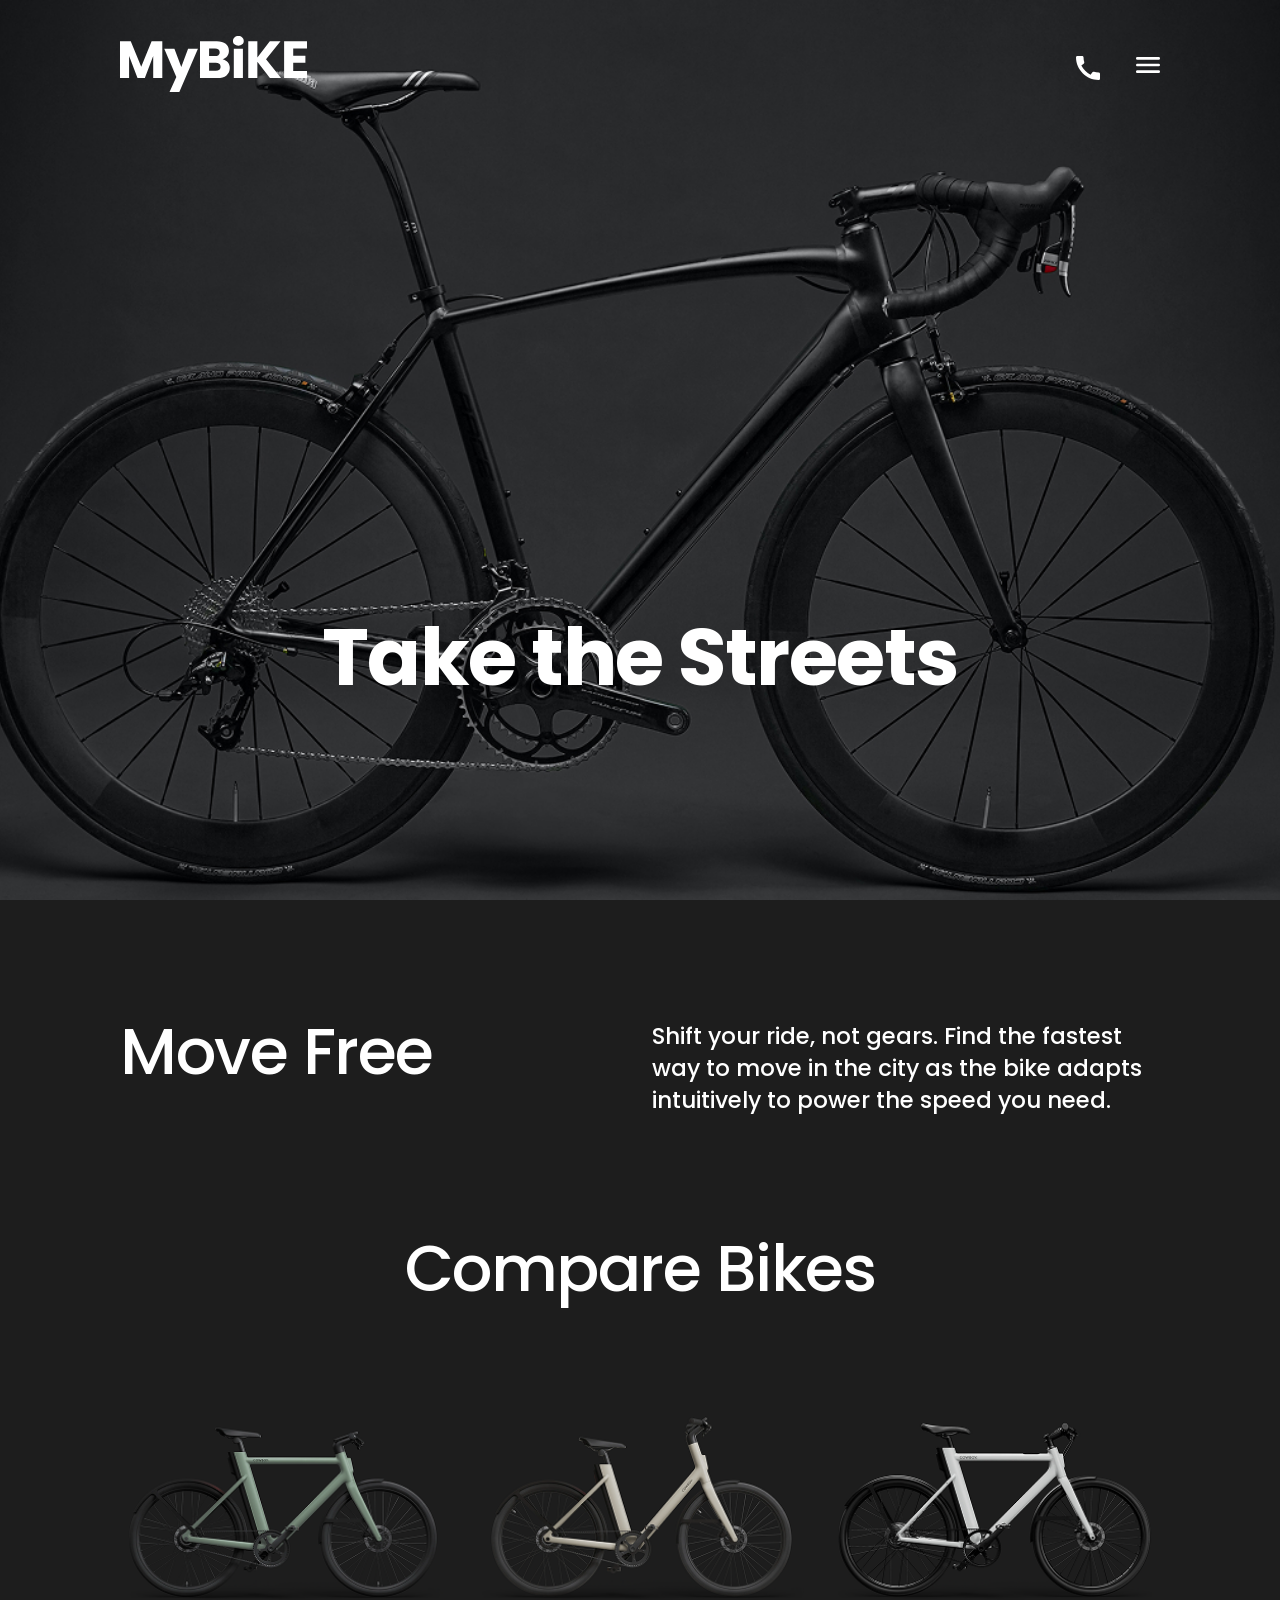
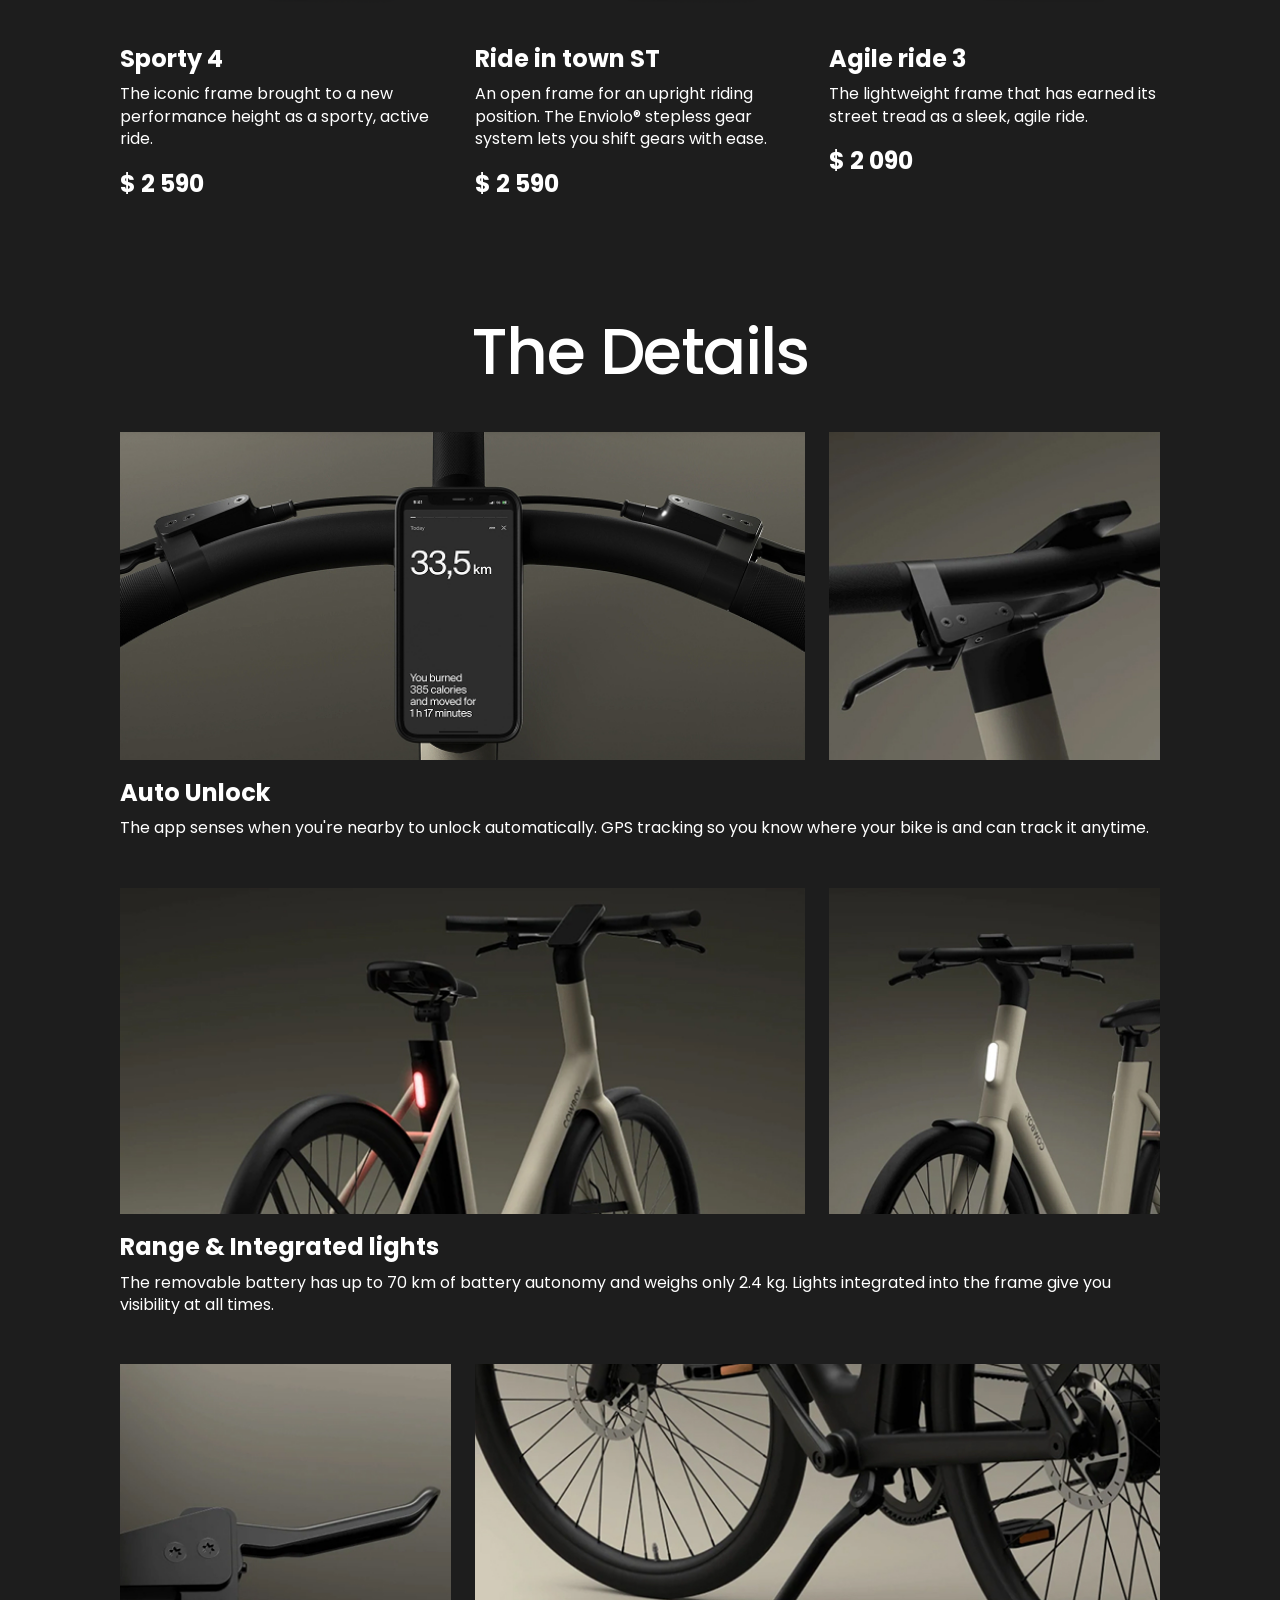
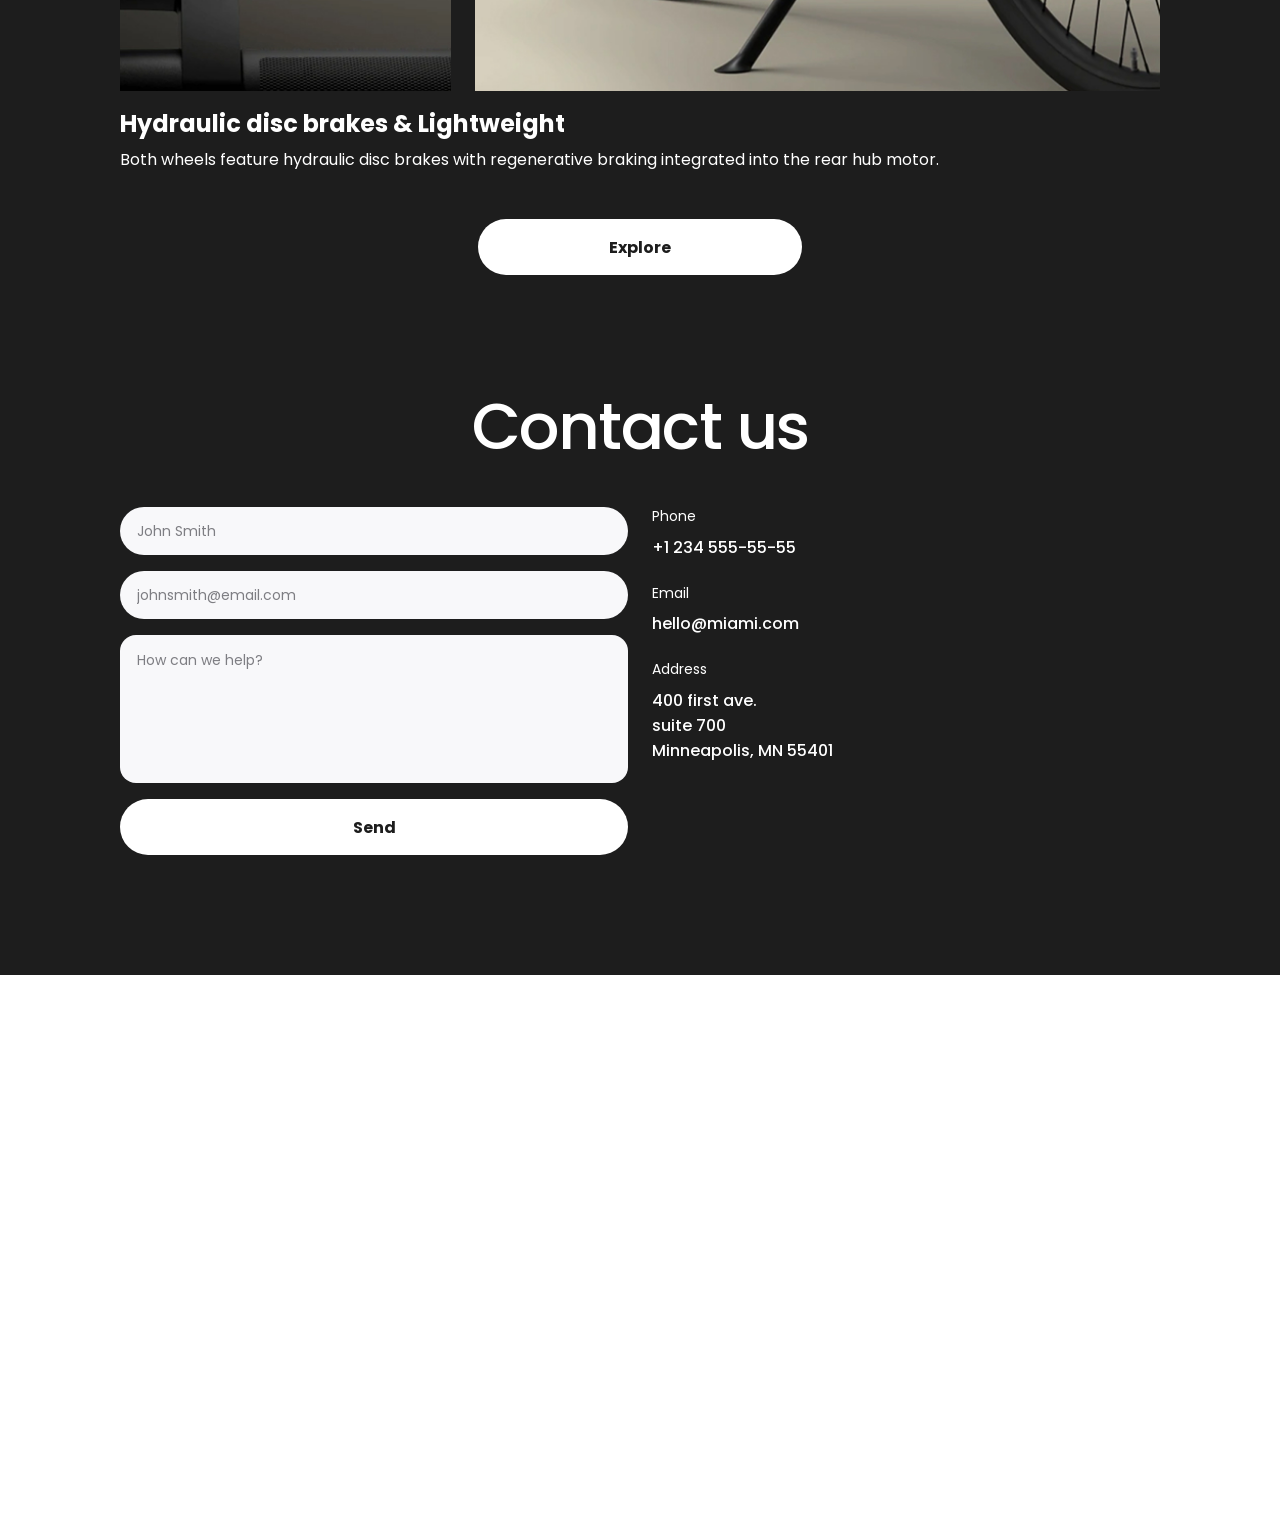
<file: index.html>
<!doctype html><html lang="en" class="page"><head><meta charset="utf-8"><meta name="viewport" content="width=device-width, initial-scale=1.0"><title>MyBIKE</title><link rel="icon" href="favicon.19aa86dd.svg" type="image/svg+xml"><link rel="stylesheet" href="index.43388192.css"><script src="index.cabb280d.js" defer></script></head><body class="page__body"> <header class="header" id="home"> <div class="header__top"> <a class="header__logo" href="#"> <img src="logo.a806cd37.svg" alt="MyBIKE logo"> </a> <div class="header__icons"> <a class="header__phone" href="tel:+12345555555"> <span class="header__phone-number">+1 234 555-55-55</span> <img src="icon-phone.2f7527ed.svg" alt="Phone"> </a> <a class="header__menu" href="#menu"> <img src="icon-menu.3b0bcde6.svg" alt="Open menu"> </a> </div> </div> <h1 class="header__title">Take the Streets</h1> </header> <aside class="menu page__menu" id="menu"> <div class="menu__top"> <a class="menu__logo" href="#"> <img src="logo-dark.42b69e77.svg" alt="MyBIKE logo"> </a> <a class="menu__close" href="#"> <img src="icon-close.baf31b99.svg" alt="Close menu"> </a> </div> <nav class="menu__nav nav"> <ul class="nav__list"> <li class="nav__item"> <a class="nav__link" href="#home"> Home </a> </li> <li class="nav__item"> <a class="nav__link" href="#about-us"> About us </a> </li> <li class="nav__item"> <a class="nav__link" href="#compare-bikes"> Compare bikes </a> </li> <li class="nav__item"> <a class="nav__link" href="#details"> Details </a> </li> <li class="nav__item"> <a class="nav__link" href="#contacts"> Contacts </a> </li> </ul> </nav> <div class="menu__contacts"> <a class="menu__phone" href="tel:+12345555555"> +1 234 555-55-55 </a> <a class="menu__call-to-order" href="tel:+12345555555"> Book a test ride </a> </div> </aside> <main class="main"> <section class="about-us" id="about-us"> <h2 class="about-us__title">Move Free</h2> <p class="about-us__text"> Shift your ride, not gears. Find the fastest way to move in the city as the bike adapts intuitively to power the speed you need. </p> </section> <section class="compare-bikes" id="compare-bikes"> <h2 class="compare-bikes__title">Compare Bikes</h2> <div class="compare-bikes__cards"> <article class="bike-card compare-bikes__card"> <a class="bike-card__image-link" href="#"> <img class="bike-card__image" src="bike-sporty.69f0e5d7.png" alt="Sporty 4 bicycle"> </a> <h3 class="bike-card__title">Sporty 4</h3> <p class="bike-card__description"> The iconic frame brought to a new performance height as a sporty, active ride. </p> <p class="bike-card__price">$ 2 590</p> </article> <article class="bike-card compare-bikes__card"> <a class="bike-card__image-link" href="#"> <img class="bike-card__image" src="bike-town.c33c671b.png" alt="Ride in town ST bicycle"> </a> <h3 class="bike-card__title">Ride in town ST</h3> <p class="bike-card__description"> An open frame for an upright riding position. The Enviolo&reg; stepless gear system lets you shift gears with ease. </p> <p class="bike-card__price">$ 2 590</p> </article> <article class="bike-card compare-bikes__card"> <a class="bike-card__image-link" href="#"> <img class="bike-card__image" src="bike-agile.17c67e7c.png" alt="Agile ride 3 bicycle"> </a> <h3 class="bike-card__title">Agile ride 3</h3> <p class="bike-card__description"> The lightweight frame that has earned its street tread as a sleek, agile ride. </p> <p class="bike-card__price">$ 2 090</p> </article> </div> </section> <section class="details" id="details"> <h2 class="details__title">The Details</h2> <div class="details__items"> <article class="detail-card details__item"> <div class="detail-card__images"> <a class="detail-card__image-link detail-card__image-link--wide" href="#"> <img class="detail-card__image" src="detail-auto-main.ff0f2b42.jpg" alt="Bike handlebar with a phone mount"> </a> <a class="detail-card__image-link detail-card__image-link--narrow" href="#"> <img class="detail-card__image" src="detail-auto-secondary.5e89ecba.jpg" alt="Close-up of the bike handlebar"> </a> </div> <h3 class="detail-card__title">Auto Unlock</h3> <p class="detail-card__description"> The app senses when you're nearby to unlock automatically. GPS tracking so you know where your bike is and can track it anytime. </p> </article> <article class="detail-card details__item"> <div class="detail-card__images"> <a class="detail-card__image-link detail-card__image-link--wide" href="#"> <img class="detail-card__image" src="detail-range-left.3eaf6dca.jpg" alt="Close-up of the bike frame and integrated light"> </a> <a class="detail-card__image-link detail-card__image-link--narrow" href="#"> <img class="detail-card__image" src="detail-range-right.f3ff10ea.jpg" alt="Bike wheel and integrated lights"> </a> </div> <h3 class="detail-card__title">Range &amp; Integrated lights</h3> <p class="detail-card__description"> The removable battery has up to 70 km of battery autonomy and weighs only 2.4 kg. Lights integrated into the frame give you visibility at all times. </p> </article> <article class="detail-card details__item"> <div class="detail-card__images"> <a class="detail-card__image-link detail-card__image-link--narrow" href="#"> <img class="detail-card__image" src="detail-brakes-left.c4f0080a.jpg" alt="Hydraulic disc brake on a bicycle wheel"> </a> <a class="detail-card__image-link detail-card__image-link--wide" href="#"> <img class="detail-card__image" src="detail-brakes-right.d1e60547.jpg" alt="Lightweight bicycle frame"> </a> </div> <h3 class="detail-card__title"> Hydraulic disc brakes &amp; Lightweight </h3> <p class="detail-card__description"> Both wheels feature hydraulic disc brakes with regenerative braking integrated into the rear hub motor. </p> </article> </div> <a class="button details__button" href="#contacts"> Explore </a> </section> <section class="contacts" id="contacts"> <h2 class="contacts__title">Contact us</h2> <div class="contacts__content"> <form class="contacts__form form" onsubmit="this.reset(); return false;"> <input class="form__field" type="text" name="name" placeholder="John Smith" required> <input class="form__field" type="email" name="email" placeholder="johnsmith@email.com" required> <textarea class="form__field form__field--message" name="message" placeholder="How can we help?" required></textarea> <button class="button form__submit" type="submit">Send</button> </form> <div class="contacts__info"> <div class="contacts__item"> <p class="contacts__label">Phone</p> <a class="contacts__link" href="tel:+12345555555"> +1 234 555-55-55 </a> </div> <div class="contacts__item"> <p class="contacts__label">Email</p> <a class="contacts__link" href="mailto:hello@miami.com"> hello@miami.com </a> </div> <div class="contacts__item"> <p class="contacts__label">Address</p> <a class="contacts__link" href="https://maps.google.com/?q=400+First+Ave+Suite+700+Minneapolis+MN+55401" target="_blank" rel="noopener noreferrer"> 400 first ave. <br> suite 700 <br> Minneapolis, MN 55401 </a> </div> </div> </div> </section> </main> <footer class="footer"></footer> </body></html>
</file>
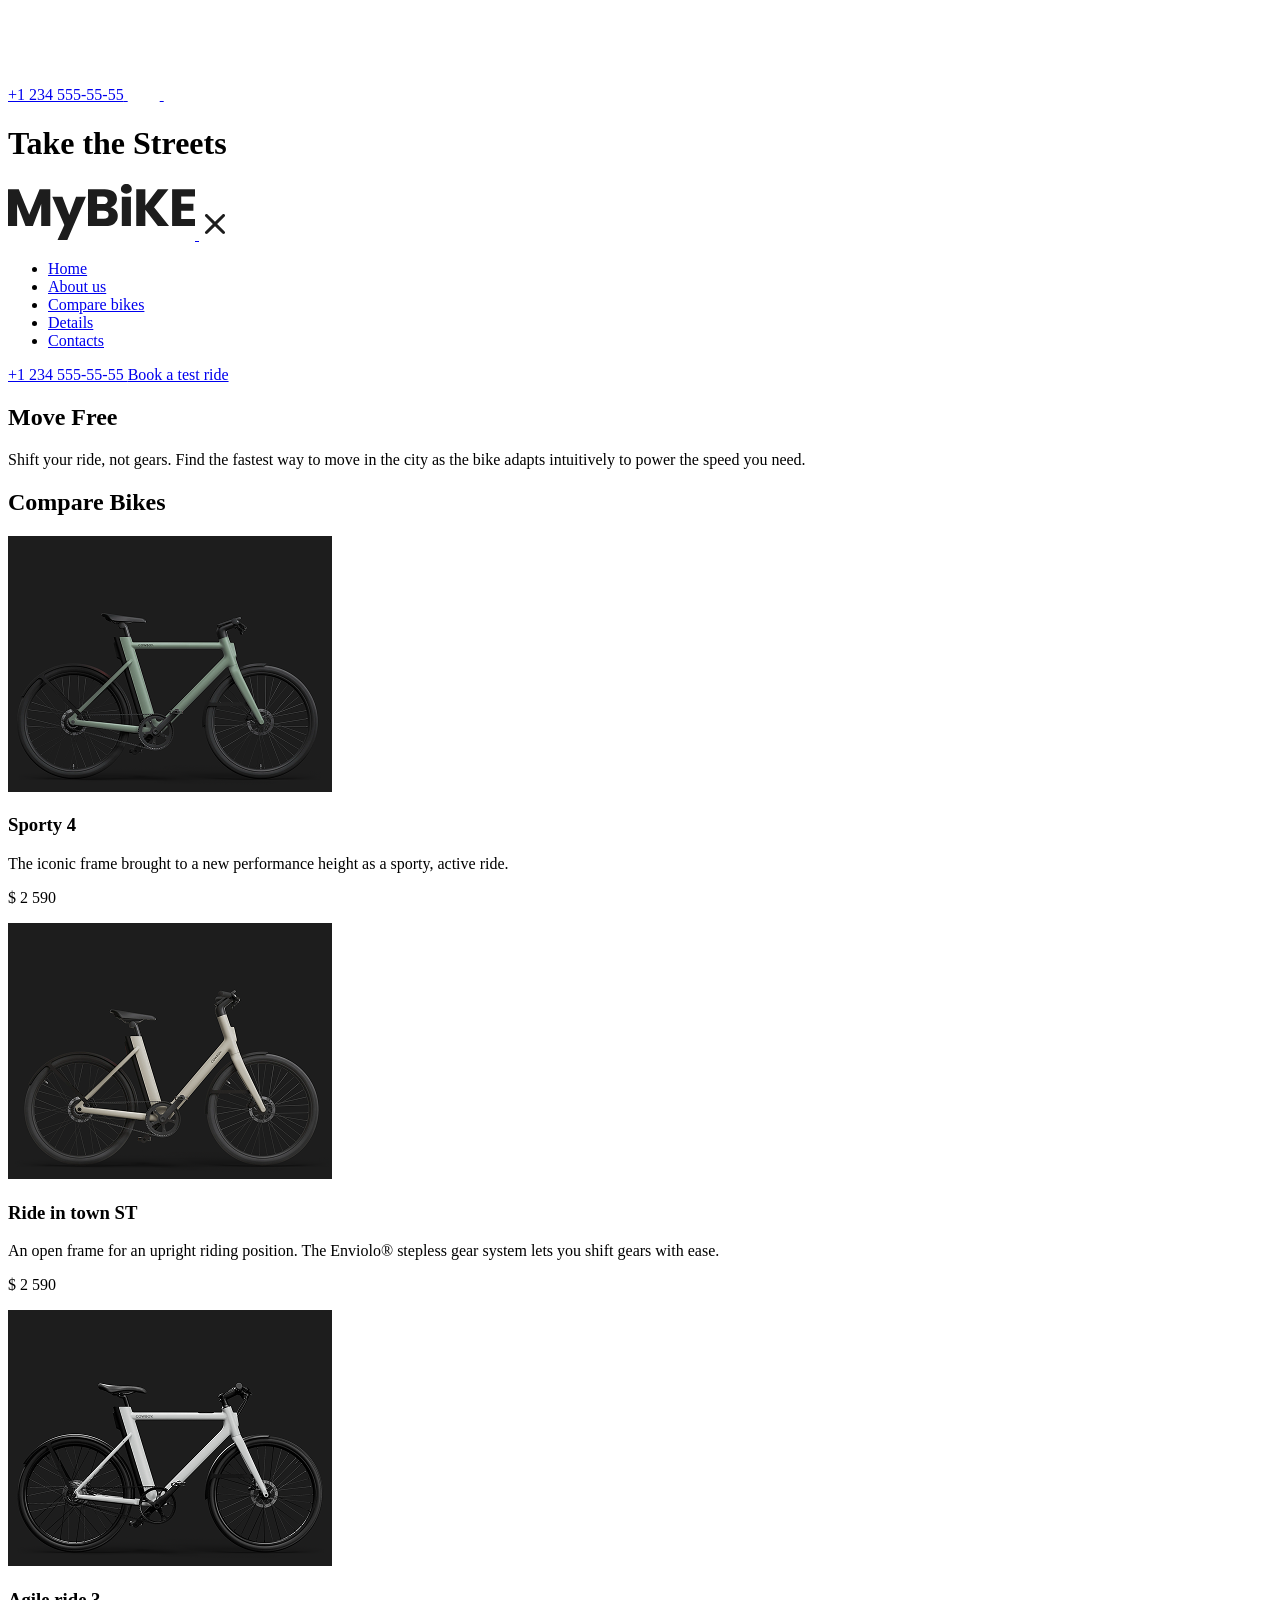
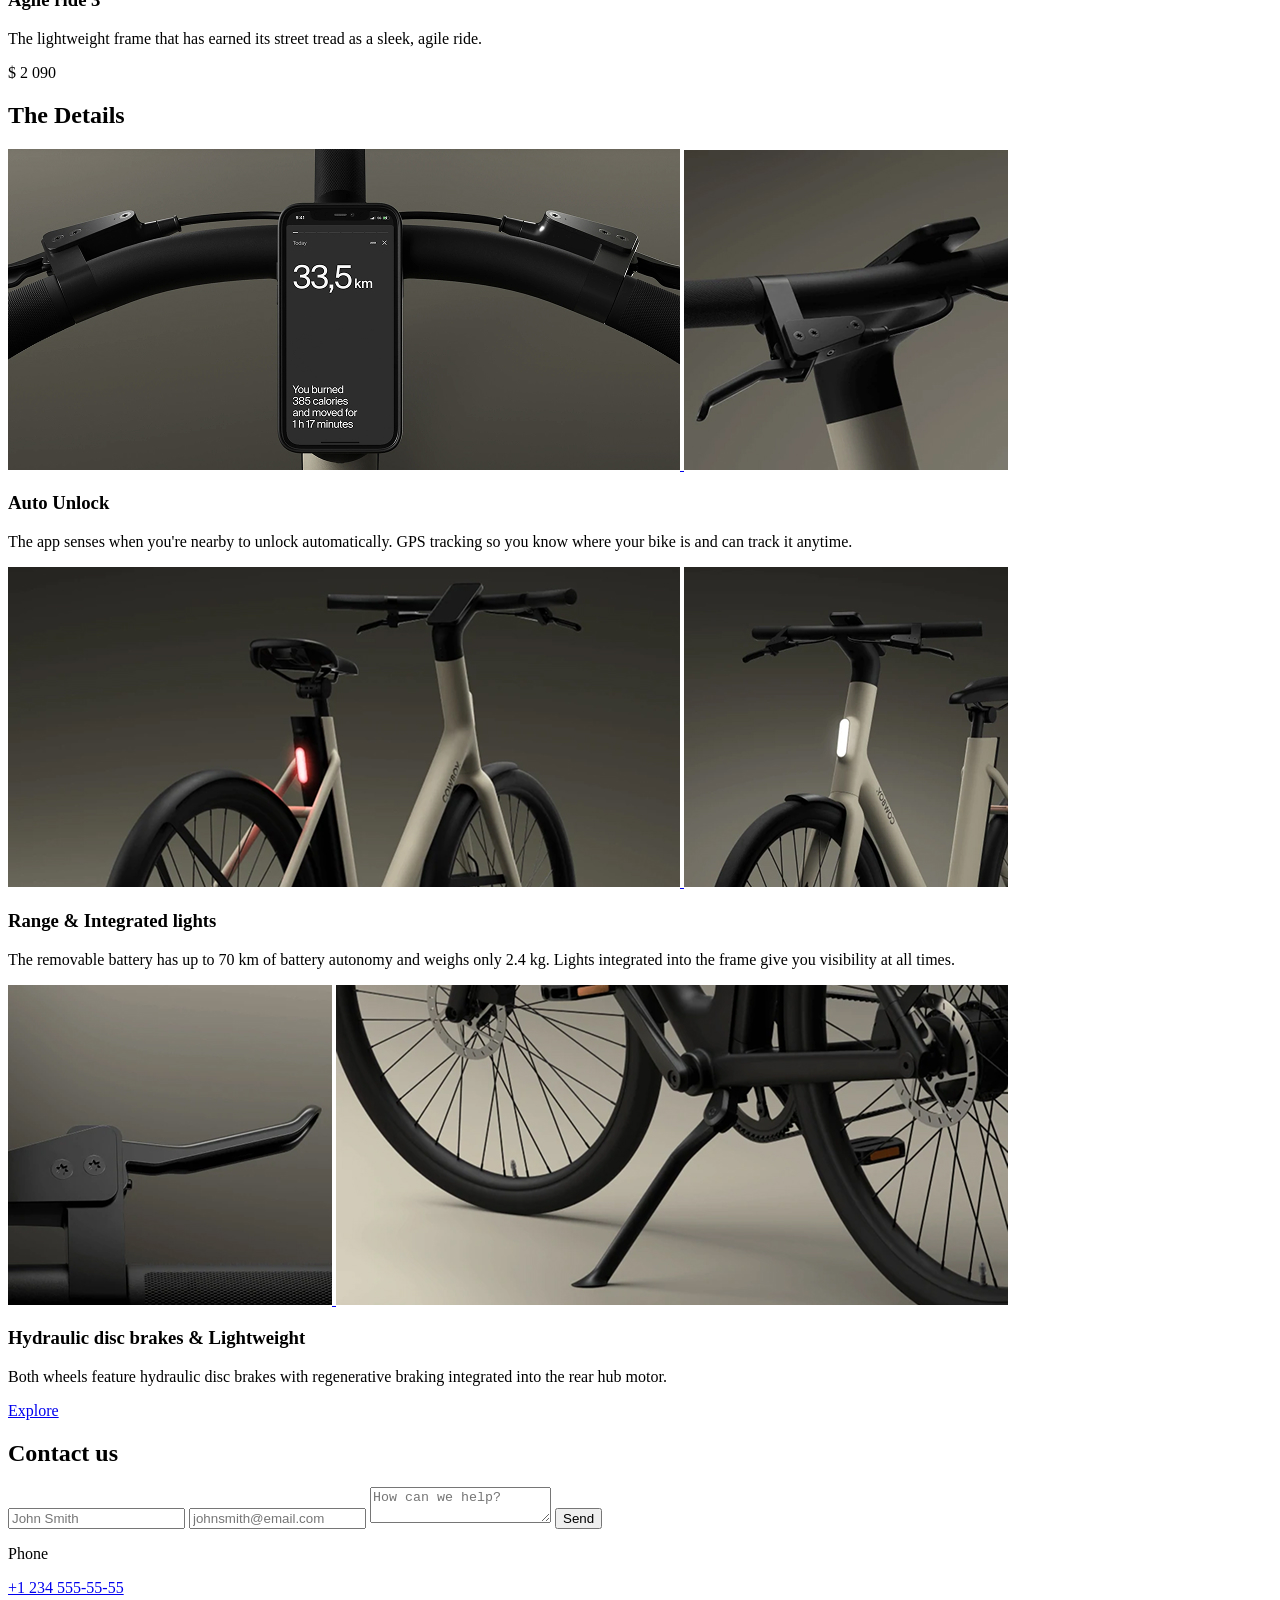
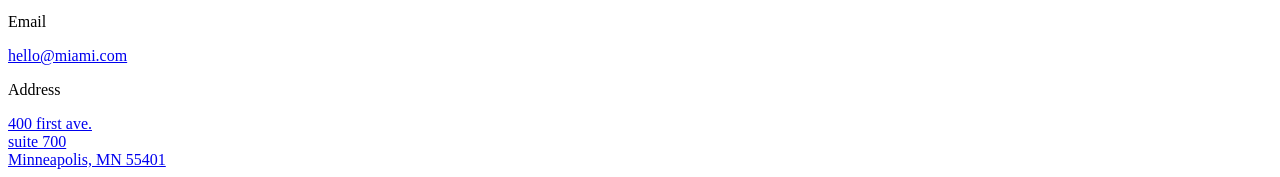
<file: src/index.html>
<!doctype html>
<html lang="en" class="page">
  <head>
    <meta charset="UTF-8" />
    <meta name="viewport" content="width=device-width, initial-scale=1.0" />
    <title>MyBIKE</title>
    <link
      rel="icon"
      href="./images/favicon.svg"
      type="image/svg+xml"
    />
    <link rel="stylesheet" href="./styles/main.scss" />
    <script src="./scripts/main.js" defer></script>
  </head>
  <body class="page__body">
    <header class="header" id="home">
      <div class="header__top">
        <a class="header__logo" href="#">
          <img src="./images/logo.svg" alt="MyBIKE logo" />
        </a>

        <div class="header__icons">
          <a class="header__phone" href="tel:+12345555555">
            <span class="header__phone-number">+1 234 555-55-55</span>
            <img src="./images/icon-phone.svg" alt="Phone" />
          </a>

          <a class="header__menu" href="#menu">
            <img src="./images/icon-menu.svg" alt="Open menu" />
          </a>
        </div>
      </div>

      <h1 class="header__title">Take the Streets</h1>
    </header>
    <aside class="page__menu menu" id="menu">
      <div class="menu__top">
        <a class="menu__logo" href="#">
          <img src="./images/logo-dark.svg" alt="MyBIKE logo" />
        </a>

        <a class="menu__close" href="#">
          <img src="./images/icon-close.svg" alt="Close menu" />
        </a>
      </div>
      <nav class="menu__nav nav">
        <ul class="nav__list">
          <li class="nav__item">
            <a class="nav__link" href="#home"> Home </a>
          </li>
          <li class="nav__item">
            <a class="nav__link" href="#about-us"> About us </a>
          </li>

          <li class="nav__item">
            <a class="nav__link" href="#compare-bikes"> Compare bikes </a>
          </li>
          <li class="nav__item">
            <a class="nav__link" href="#details"> Details </a>
          </li>

          <li class="nav__item">
            <a class="nav__link" href="#contacts"> Contacts </a>
          </li>
        </ul>
      </nav>
      <div class="menu__contacts">
        <a class="menu__phone" href="tel:+12345555555"> +1 234 555-55-55 </a>

        <a class="menu__call-to-order" href="tel:+12345555555">
          Book a test ride
        </a>
      </div>
    </aside>

    <main class="main">
      <section class="about-us" id="about-us">
        <h2 class="about-us__title">Move Free</h2>

        <p class="about-us__text">
          Shift your ride, not gears. Find the fastest way to move in the city
          as the bike adapts intuitively to power the speed you need.
        </p>
      </section>

      <section class="compare-bikes" id="compare-bikes">
        <h2 class="compare-bikes__title">Compare Bikes</h2>

        <div class="compare-bikes__cards">
          <article class="compare-bikes__card bike-card">
            <a class="bike-card__image-link" href="#">
              <img
                class="bike-card__image"
                src="./images/bike-sporty.png"
                alt="Sporty 4 bicycle"
              />
            </a>

            <h3 class="bike-card__title">Sporty 4</h3>

            <p class="bike-card__description">
              The iconic frame brought to a new performance height as a sporty,
              active ride.
            </p>

            <p class="bike-card__price">$ 2 590</p>
          </article>

          <article class="compare-bikes__card bike-card">
            <a class="bike-card__image-link" href="#">
              <img
                class="bike-card__image"
                src="./images/bike-town.png"
                alt="Ride in town ST bicycle"
              />
            </a>

            <h3 class="bike-card__title">Ride in town ST</h3>

            <p class="bike-card__description">
              An open frame for an upright riding position. The Enviolo&reg;
              stepless gear system lets you shift gears with ease.
            </p>

            <p class="bike-card__price">$ 2 590</p>
          </article>

          <article class="compare-bikes__card bike-card">
            <a class="bike-card__image-link" href="#">
              <img
                class="bike-card__image"
                src="./images/bike-agile.png"
                alt="Agile ride 3 bicycle"
              />
            </a>

            <h3 class="bike-card__title">Agile ride 3</h3>

            <p class="bike-card__description">
              The lightweight frame that has earned its street tread as a sleek,
              agile ride.
            </p>

            <p class="bike-card__price">$ 2 090</p>
          </article>
        </div>
      </section>

      <section class="details" id="details">
        <h2 class="details__title">The Details</h2>

        <div class="details__items">
          <article class="details__item detail-card">
            <div class="detail-card__images">
              <a
                class="detail-card__image-link detail-card__image-link--wide"
                href="#"
              >
                <img
                  class="detail-card__image"
                  src="./images/detail-auto-main.jpg"
                  alt="Bike handlebar with a phone mount"
                />
              </a>

              <a
                class="detail-card__image-link detail-card__image-link--narrow"
                href="#"
              >
                <img
                  class="detail-card__image"
                  src="./images/detail-auto-secondary.jpg"
                  alt="Close-up of the bike handlebar"
                />
              </a>
            </div>

            <h3 class="detail-card__title">Auto Unlock</h3>

            <p class="detail-card__description">
              The app senses when you're nearby to unlock automatically. GPS
              tracking so you know where your bike is and can track it anytime.
            </p>
          </article>

          <article class="details__item detail-card">
            <div class="detail-card__images">
              <a
                class="detail-card__image-link detail-card__image-link--wide"
                href="#"
              >
                <img
                  class="detail-card__image"
                  src="./images/detail-range-left.jpg"
                  alt="Close-up of the bike frame and integrated light"
                />
              </a>

              <a
                class="detail-card__image-link detail-card__image-link--narrow"
                href="#"
              >
                <img
                  class="detail-card__image"
                  src="./images/detail-range-right.jpg"
                  alt="Bike wheel and integrated lights"
                />
              </a>
            </div>

            <h3 class="detail-card__title">Range &amp; Integrated lights</h3>

            <p class="detail-card__description">
              The removable battery has up to 70 km of battery autonomy and
              weighs only 2.4 kg. Lights integrated into the frame give you
              visibility at all times.
            </p>
          </article>

          <article class="details__item detail-card">
            <div class="detail-card__images">
              <a
                class="detail-card__image-link detail-card__image-link--narrow"
                href="#"
              >
                <img
                  class="detail-card__image"
                  src="./images/detail-brakes-left.jpg"
                  alt="Hydraulic disc brake on a bicycle wheel"
                />
              </a>

              <a
                class="detail-card__image-link detail-card__image-link--wide"
                href="#"
              >
                <img
                  class="detail-card__image"
                  src="./images/detail-brakes-right.jpg"
                  alt="Lightweight bicycle frame"
                />
              </a>
            </div>

            <h3 class="detail-card__title">
              Hydraulic disc brakes &amp; Lightweight
            </h3>

            <p class="detail-card__description">
              Both wheels feature hydraulic disc brakes with regenerative
              braking integrated into the rear hub motor.
            </p>
          </article>
        </div>
        <a class="details__button button" href="#contacts"> Explore </a>
      </section>
      <section class="contacts" id="contacts">
        <h2 class="contacts__title">Contact us</h2>

        <div class="contacts__content">
          <form
            class="contacts__form form"
            onsubmit="this.reset(); return false;"
          >
            <input
              class="form__field"
              type="text"
              name="name"
              placeholder="John Smith"
              required
            />
            <input
              class="form__field"
              type="email"
              name="email"
              placeholder="johnsmith@email.com"
              required
            />
            <textarea
              class="form__field form__field--message"
              name="message"
              placeholder="How can we help?"
              required
            ></textarea>
            <button class="form__submit button" type="submit">Send</button>
          </form>

          <div class="contacts__info">
            <div class="contacts__item">
              <p class="contacts__label">Phone</p>

              <a class="contacts__link" href="tel:+12345555555">
                +1 234 555-55-55
              </a>
            </div>
            <div class="contacts__item">
              <p class="contacts__label">Email</p>

              <a class="contacts__link" href="mailto:hello@miami.com">
                hello@miami.com
              </a>
            </div>
            <div class="contacts__item">
              <p class="contacts__label">Address</p>

              <a
                class="contacts__link"
                href="https://maps.google.com/?q=400+First+Ave+Suite+700+Minneapolis+MN+55401"
                target="_blank"
                rel="noopener noreferrer"
              >
                400 first ave.
                <br />
                suite 700
                <br />
                Minneapolis, MN 55401
              </a>
            </div>
          </div>
        </div>
      </section>
    </main>
    <footer class="footer"></footer>
  </body>
</html>
</file>
<file: index.43388192.css>
@import "https://fonts.googleapis.com/css2?family=Poppins:wght@400;500;700&display=swap";.page{scroll-behavior:smooth}.page:has(.page__menu:target){overflow:hidden}body{margin:0;font-family:Poppins,sans-serif;overflow-x:hidden}.header{box-sizing:border-box;background-color:#1d1d1d;background-image:url(header-bg.99a723b3.jpg);background-position:50%;background-size:cover;-ms-flex-direction:column;flex-direction:column;-ms-flex-pack:justify;justify-content:space-between;height:100vh;padding-bottom:203px;display:-ms-flexbox;display:flex}.header__top{-ms-flex-pack:justify;justify-content:space-between;-ms-flex-align:center;align-items:center;padding:36px 120px 0;display:-ms-flexbox;display:flex}.header__title{color:#fff;letter-spacing:-1.5px;text-align:center;margin:0;font-size:80px;font-weight:700;line-height:100%}.header__icons{-ms-flex-align:center;align-items:center;gap:32px;display:-ms-flexbox;display:flex}.header__phone{color:#fff;-ms-flex-align:center;align-items:center;gap:20px;text-decoration:none;display:-ms-flexbox;display:flex}.header__phone-number{letter-spacing:2px;opacity:0;font-size:12px;font-weight:700;line-height:16px;transition:opacity .3s}.header__phone:hover .header__phone-number{opacity:1}.page__menu{z-index:1;transition:transform .3s;position:fixed;top:0;bottom:0;left:0;right:0;transform:translate(-100%)}.page__menu:target{transform:translate(0)}.menu{box-sizing:border-box;background-color:#c2c2c2;height:100vh;overflow:auto}.menu__top{z-index:1;background-color:#c2c2c2;-ms-flex-pack:justify;justify-content:space-between;-ms-flex-align:center;align-items:center;padding:36px 120px 0;display:-ms-flexbox;display:flex;position:sticky;top:0}.menu__contacts{margin:40px 120px 0}.menu__phone,.menu__call-to-order{color:#1d1d1d;text-transform:uppercase;width:fit-content;font-weight:700;text-decoration:none;display:block}.menu__phone{margin-bottom:16px;font-size:16px;line-height:27px}.menu__call-to-order{letter-spacing:2px;border-bottom:1px solid #1d1d1d;padding-bottom:7px;font-size:12px;line-height:16px}.menu__nav{margin:48px 120px 0}.nav__list{-ms-flex-direction:column;flex-direction:column;gap:32px;margin:0;padding:0;list-style:none;display:-ms-flexbox;display:flex}.nav__link{color:#1d1d1d;letter-spacing:2px;text-transform:uppercase;border-bottom:1px solid transparent;width:fit-content;padding-bottom:8px;font-size:22px;font-weight:700;line-height:22px;text-decoration:none;transition:border-color .3s;display:block}.nav__link:hover{border-color:#1d1d1d}.main{color:#fff;background-color:#1d1d1d}.about-us{grid-template-columns:repeat(2,1fr);gap:24px;padding:120px 120px 0;display:grid}.about-us__title,.about-us__text{margin:0}.about-us__title,.compare-bikes__title,.details__title,.contacts__title{letter-spacing:-1.5px;font-size:64px;font-weight:500;line-height:100%}.compare-bikes__title,.details__title,.contacts__title{text-align:center;margin:0 0 48px}.details{padding:120px 120px 0}.contacts{padding:120px}.contacts__content{grid-template-columns:repeat(2,1fr);gap:24px;display:grid}.contacts__info{-ms-flex-direction:column;flex-direction:column;gap:24px;display:-ms-flexbox;display:flex}.contacts__label{margin:0 0 8px;font-size:14px;line-height:140%}.contacts__link{color:#fff;font-size:16px;font-weight:500;line-height:140%;text-decoration:none;transition:color .3s}.contacts__link:hover{color:#c2c2c2}.form{-ms-flex-direction:column;flex-direction:column;gap:16px;display:-ms-flexbox;display:flex}.form__field{box-sizing:border-box;color:#1d1d1d;background-color:#f8f8fa;border:1px solid transparent;border-radius:40px;width:100%;height:48px;padding:14px 16px;font-family:inherit;font-size:14px;line-height:20px;transition:border-color .3s}.form__field--message{resize:none;border-radius:16px;height:148px}.form__field::placeholder{color:#7e7e83}.form__field::placeholder{color:#7e7e83}.form__field:hover{border-color:#d5d7de}.form__field:focus{border-color:#1d1d1d;outline:none}.form__submit{border:none;width:100%}.details__items{-ms-flex-direction:column;flex-direction:column;gap:48px;display:-ms-flexbox;display:flex}.button{color:#1d1d1d;letter-spacing:0;cursor:pointer;background-color:#fff;border-radius:40px;-ms-flex-pack:center;justify-content:center;-ms-flex-align:center;align-items:center;height:56px;font-family:inherit;font-size:16px;font-weight:700;line-height:27px;text-decoration:none;transition:box-shadow .3s;display:-ms-flexbox;display:flex}.button:hover{box-shadow:1px 4px 16px rgba(232,232,240,.4)}.button:active{box-shadow:1px 4px 16px rgba(232,232,240,.64)}.details__button{width:324px;margin:48px auto 0}.detail-card__images{grid-template-columns:repeat(3,1fr);gap:24px;margin-bottom:16px;display:grid}.detail-card__image-link{display:block;overflow:hidden}.detail-card__image-link--wide{grid-column:span 2}.detail-card__image-link--narrow{grid-column:span 1}.detail-card__image{object-fit:cover;width:100%;height:100%;transition:transform .3s;display:block}.detail-card__image-link:hover .detail-card__image{transform:scale(1.05)}.about-us__text{letter-spacing:0;font-size:23px;font-weight:500;line-height:140%}.compare-bikes{padding:120px 120px 0}.compare-bikes__cards{grid-template-columns:repeat(3,1fr);gap:24px;display:grid}.bike-card__image-link{margin-bottom:32px;display:block}.bike-card__image{width:100%;transition:transform .3s;display:block}.bike-card__image-link:hover .bike-card__image{transform:scale(1.05)}.bike-card__title,.bike-card__price,.detail-card__title{letter-spacing:0;margin:0;font-size:24px;font-weight:700;line-height:140%}.bike-card__title,.detail-card__title{margin-bottom:8px}.bike-card__description,.detail-card__description{letter-spacing:0;font-size:16px;font-weight:400;line-height:140%}.bike-card__description{margin:0 0 16px}.detail-card__description{margin:0}.footer{z-index:-1;background-image:url(footer-bg.05155456.jpg);background-position:50%;background-size:cover;height:555px;position:sticky;bottom:0}@media (max-width:1023px){.header{padding-bottom:130px}.header__top,.menu__top{padding-left:72px;padding-right:72px}.header__title{font-size:64px}.menu__nav,.menu__contacts{margin-left:72px;margin-right:72px}.about-us,.compare-bikes,.details,.contacts{padding-left:72px;padding-right:72px}.about-us__title,.compare-bikes__title,.details__title,.contacts__title{font-size:48px}.compare-bikes__cards{grid-template-columns:minmax(0,392px);-ms-flex-pack:center;justify-content:center;gap:48px}.footer{height:480px}}@media (max-width:639px){.header{background-position:60%;min-height:568px;padding-bottom:88px}.header__top,.menu__top{padding:24px 20px 0}.header__logo img,.menu__logo img{width:130px}.header__phone img,.header__menu img,.menu__close img{width:24px;height:24px}.header__icons{gap:24px}.header__phone-number{display:none}.header__title{font-size:36px}.menu__nav{margin:44px 20px 0}.menu__contacts{margin:40px 20px 24px}.nav__list{gap:28px}.about-us,.compare-bikes,.details{padding:60px 20px 0}.contacts{padding:80px 20px 120px}.about-us{grid-template-columns:1fr;gap:32px}.about-us__title,.compare-bikes__title,.details__title,.contacts__title{font-size:32px}.compare-bikes__cards{grid-template-columns:1fr;gap:40px}.details__items{gap:40px}.detail-card__images{grid-template-columns:repeat(2,minmax(0,1fr));gap:20px}.detail-card__image-link--wide,.detail-card__image-link--narrow{grid-column:span 1}.detail-card__image{min-height:130px}.details__button{width:100%;margin-top:40px}.contacts__content{grid-template-columns:1fr;gap:48px}.footer{height:200px}}
/*# sourceMappingURL=index.43388192.css.map */
</file>
